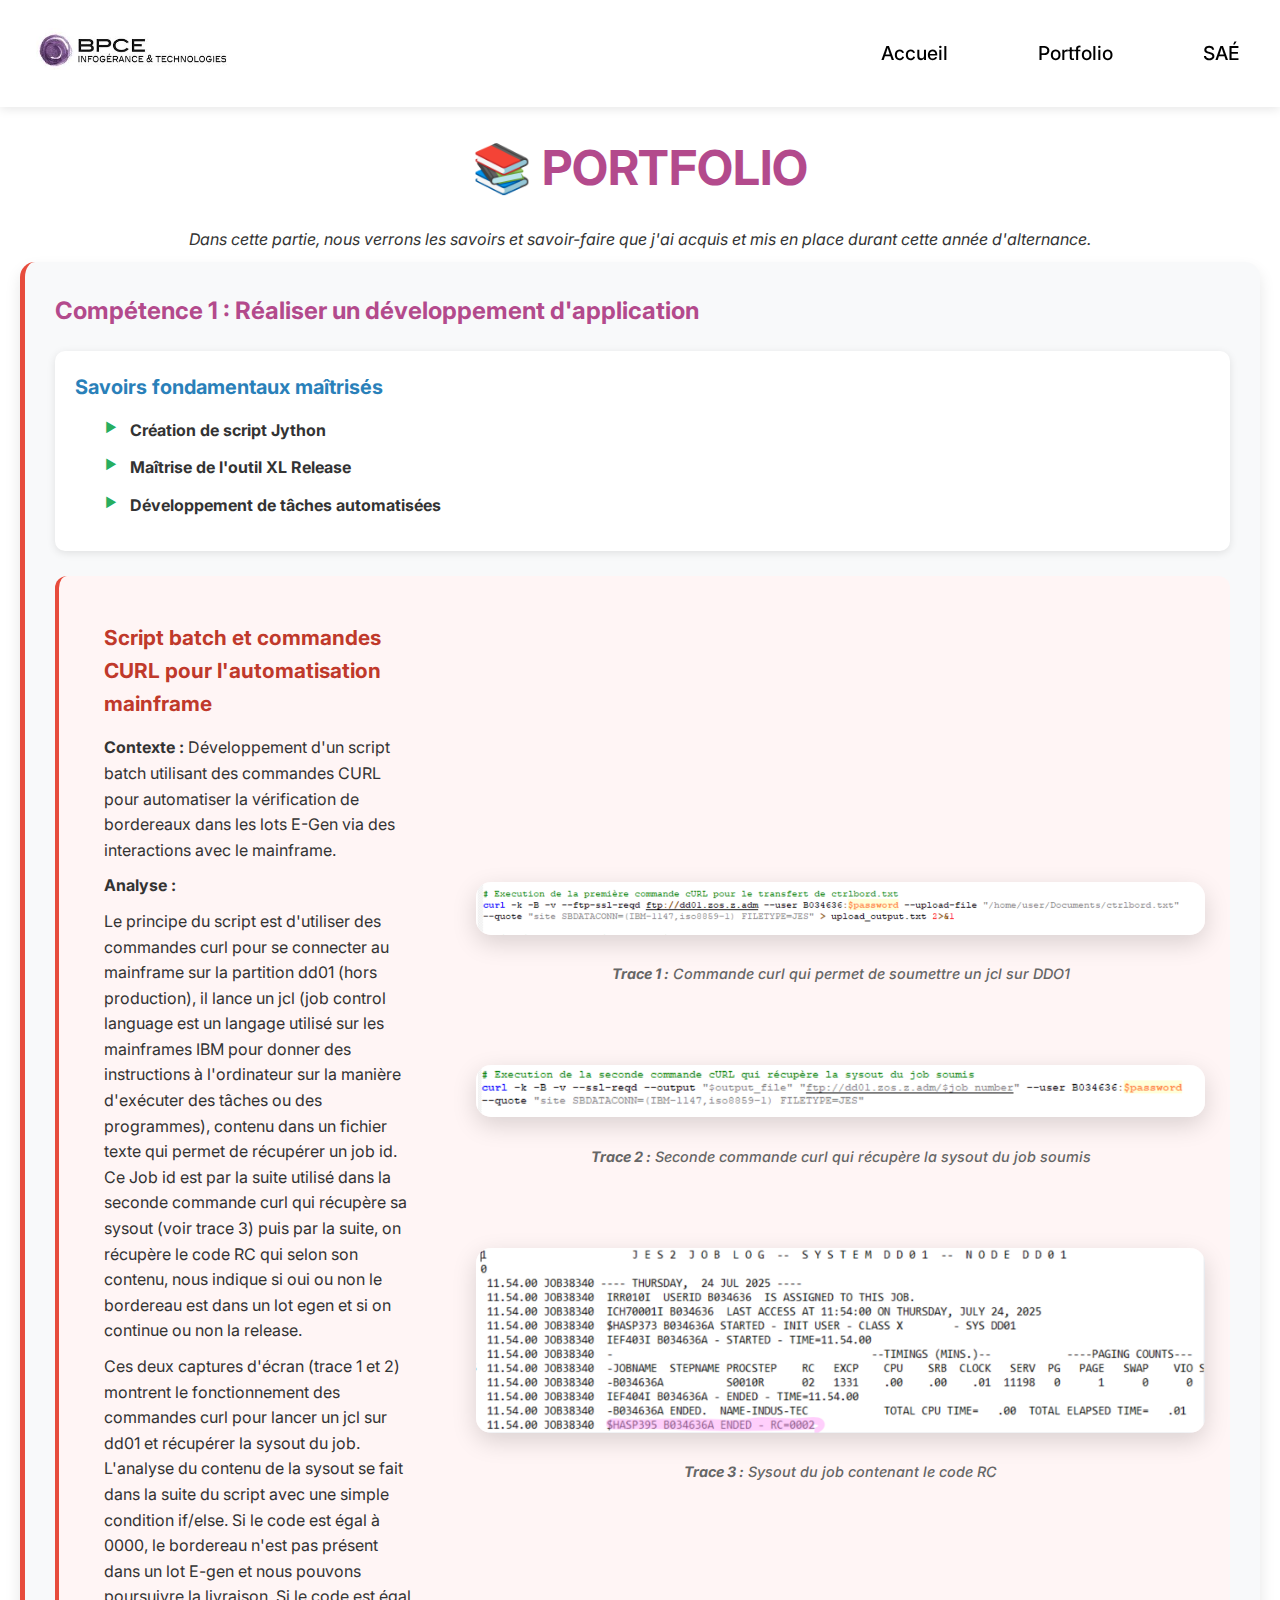
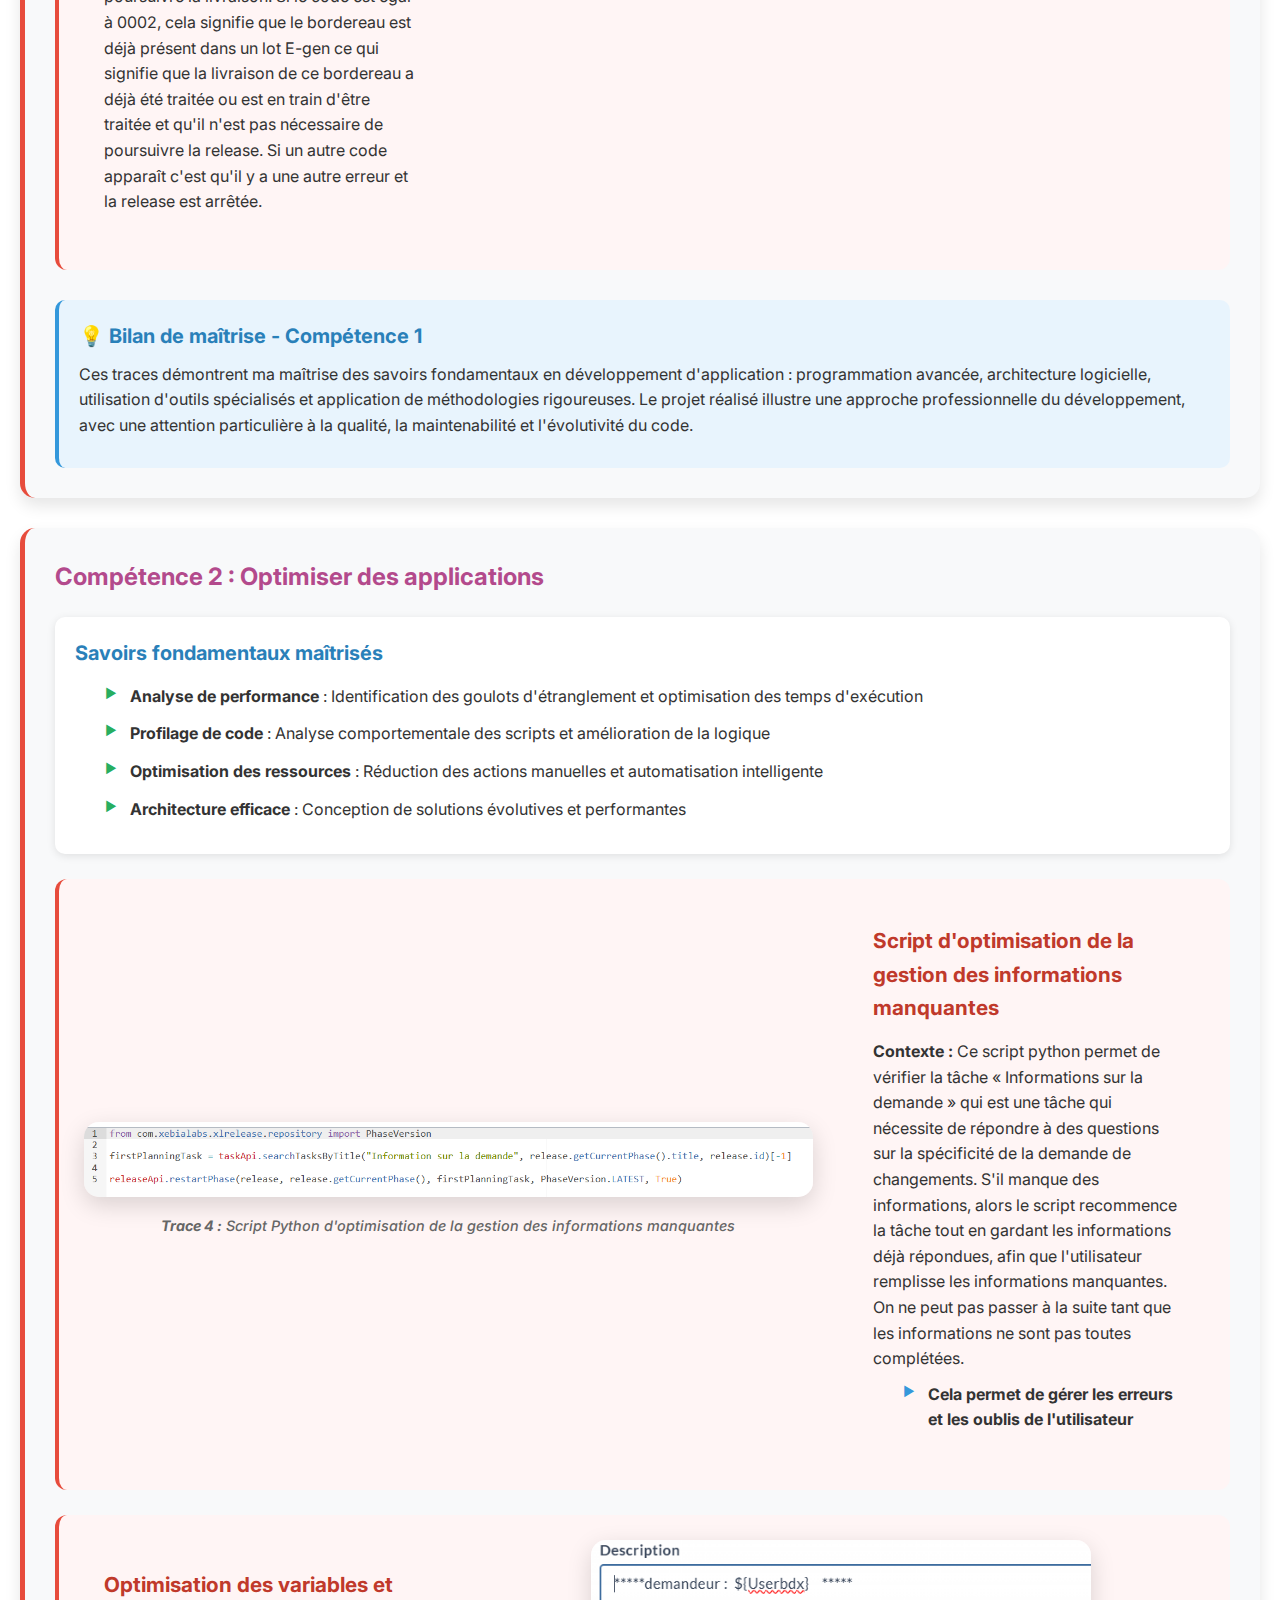
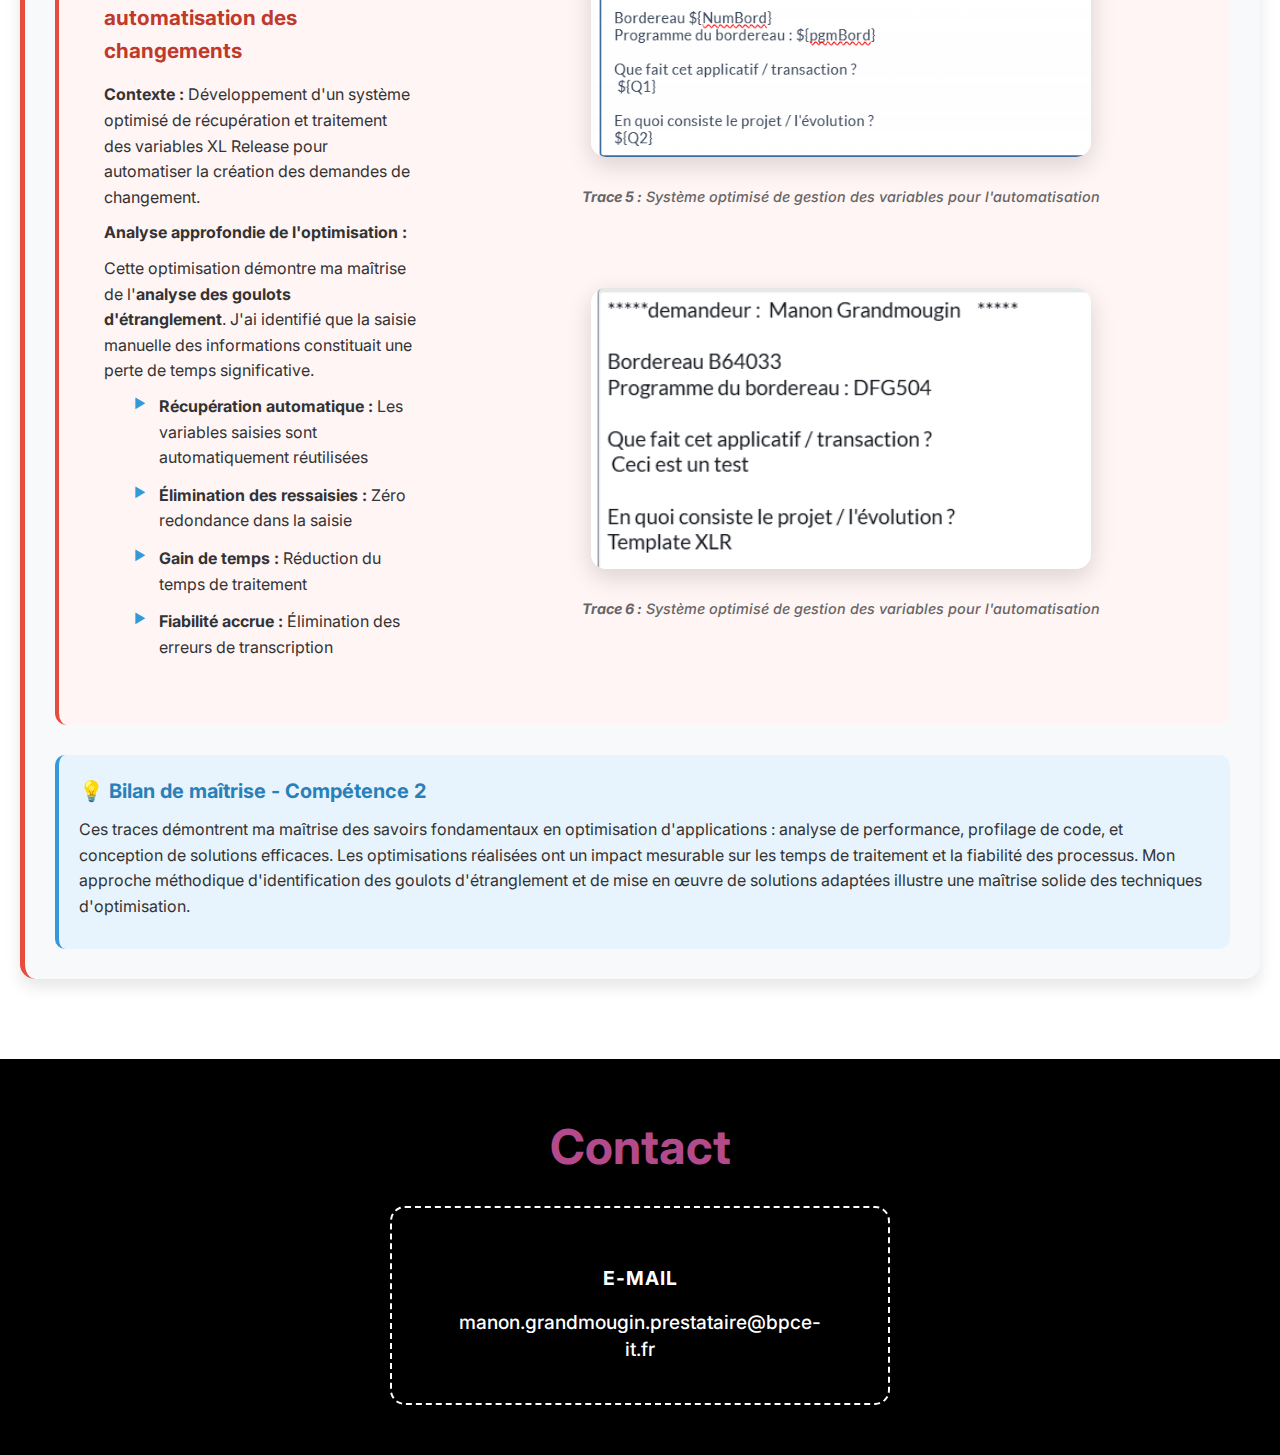
<file: portfolio.html>
<!DOCTYPE html>
<html lang="fr">
<head>
    <meta charset="UTF-8">
    <meta name="viewport" content="width=device-width, initial-scale=1.0">
    <title>Portfolio - Analyses Approfondies</title>
    <link rel="stylesheet" href="styles/style.css" type="text/css">
</head>
<body>
    <header>
        <div class="boxed">
            <div class="flex aligncenter space-between">
                <a href="index.html" class="header-logo">
                    <img src="img/logo.jpeg">
                </a>
                <ul class="header-menu">
                    <li><a href="index.html">Accueil</a></li>
                    <li><a href="portfolio.html">Portfolio</a></li>
                    <li><a href="sae.html">SAÉ</a></li>
                </ul>
            </div>
        </div>
    </header>
    <div class="main-content">
        <div class="section">
            <div class="boxed text-center">
                <h2>📚 PORTFOLIO</h2>
                <p><em>Dans cette partie, nous verrons les savoirs et savoir-faire que j'ai acquis et mis en place durant cette année d'alternance.</em></p>
            </div>
            
            <!-- Compétence 1 -->
            <div class="card portfolio-card" id="competence-1">
                <h3>Compétence 1 : Réaliser un développement d'application</h3>
                
                <div class="ac-section">
                    <h4>Savoirs fondamentaux maîtrisés</h4>
                    <ul>
                        <li><strong>Création de script Jython</strong></li>
                        <li><strong>Maîtrise de l'outil XL Release</strong></li>
                        <li><strong>Développement de tâches automatisées</strong></li>
                    </ul>
                </div>

                <div class="trace-section zigzag-right">
                    <div class="zigzag-content">
                        <div class="zigzag-image">
                            <div class="double-images-vertical">
                                <div class="image-group">
                                    <img src="img/commandeCurl1.png">

                                    <p class="legend"><strong>Trace 1 :</strong> Commande curl qui permet de soumettre un jcl sur DDO1</p>
                                </div>
                                <div class="image-group">
                                    <img src="img/commandeCurl2.png">

                                    <p class="legend"><strong>Trace 2 :</strong> Seconde commande curl qui récupère la sysout du job soumis</p>
                                </div>
                                
                                <div class="image-group">
                                    <img src="img/trace2.png" alt="Interface admin">
                                    <p class="legend"><strong>Trace 3 :</strong> Sysout du job contenant le code RC</p>
                                </div>
                            </div>
                        </div>
                        <div class="zigzag-text">
                            <h4>Script batch et commandes CURL pour l'automatisation mainframe</h4>
                            <p><strong>Contexte :</strong> Développement d'un script batch utilisant des commandes CURL pour automatiser la vérification de bordereaux dans les lots E-Gen via des interactions avec le mainframe.</p>
                            
                            <p><strong>Analyse :</strong></p>
                            <p>Le principe du script est d'utiliser des commandes curl pour se connecter au mainframe sur la partition dd01 (hors production), il lance un jcl (job control language est un langage utilisé sur les mainframes IBM pour donner des instructions à l'ordinateur sur la manière d'exécuter des tâches ou des programmes), contenu dans un fichier texte qui permet de récupérer un job id. Ce Job id est par la suite utilisé dans la seconde commande curl qui récupère sa sysout (voir trace 3) puis par la suite, on récupère le code RC qui selon son contenu, nous indique si oui ou non le bordereau est dans un lot egen et si on continue ou non la release.</p>
                            <p>Ces deux captures d'écran (trace 1 et 2) montrent le fonctionnement des commandes curl pour lancer un jcl sur dd01 et récupérer la sysout du job. L'analyse du contenu de la sysout se fait dans la suite du script avec une simple condition if/else. Si le code est égal à 0000, le bordereau n'est pas présent dans un lot E-gen et nous pouvons poursuivre la livraison. Si le code est égal à 0002, cela signifie que le bordereau est déjà présent dans un lot E-gen ce qui signifie que la livraison de ce bordereau a déjà été traitée ou est en train d'être traitée et qu'il n'est pas nécessaire de poursuivre la release. Si un autre code apparaît c'est qu'il y a une autre erreur et la release est arrêtée.</p>
                            
                        </div>
                    </div>
                </div>

                <div class="competence-bilan">
                    <h4>💡 Bilan de maîtrise - Compétence 1</h4>
                    <p>Ces traces démontrent ma maîtrise des savoirs fondamentaux en développement d'application : programmation avancée, architecture logicielle, utilisation d'outils spécialisés et application de méthodologies rigoureuses. Le projet réalisé illustre une approche professionnelle du développement, avec une attention particulière à la qualité, la maintenabilité et l'évolutivité du code.</p>
                </div>
            </div>

            <!-- Compétence 2 -->
            <div class="card portfolio-card" id="competence-2">
                <h3>Compétence 2 : Optimiser des applications</h3>
                
                <div class="ac-section">
                    <h4>Savoirs fondamentaux maîtrisés</h4>
                    <ul>
                        <li><strong>Analyse de performance</strong> : Identification des goulots d'étranglement et optimisation des temps d'exécution</li>
                        <li><strong>Profilage de code</strong> : Analyse comportementale des scripts et amélioration de la logique</li>
                        <li><strong>Optimisation des ressources</strong> : Réduction des actions manuelles et automatisation intelligente</li>
                        <li><strong>Architecture efficace</strong> : Conception de solutions évolutives et performantes</li>
                    </ul>
                </div>

                <div class="trace-section zigzag-left">
                    <div class="zigzag-content">
                        <div class="zigzag-image">
                            <img src="img/trace3.png" alt="Script d'optimisation">
                            <p class="legend"><strong>Trace 4 :</strong> Script Python d'optimisation de la gestion des informations manquantes</p>
                        </div>
                        <div class="zigzag-text">
                            <h4>Script d'optimisation de la gestion des informations manquantes</h4>
                            <p><strong>Contexte :</strong> Ce script python permet de vérifier la tâche « Informations sur la demande » qui est une tâche qui nécessite de répondre à des questions sur la spécificité de la demande de changements.
                                S'il manque des informations, alors le script recommence la tâche tout en gardant les informations déjà répondues, afin que l'utilisateur remplisse les informations manquantes. On ne peut pas passer à la suite tant que les informations ne sont pas toutes complétées.</p>
                            
                            <ul>
                                <li><strong>Cela permet de gérer les erreurs et les oublis de l'utilisateur</strong></li>
                            </ul>
                        </div>
                    </div>
                </div>

                <div class="trace-section zigzag-right">
                    <div class="zigzag-content">
                        <div class="zigzag-image">
                            <div class="double-images-vertical">
                                <div class="image-group">
                                    <img src="img/variable.png" style="width: 500px; height: auto;">
                                    <p class="legend"><strong>Trace 5 :</strong> Système optimisé de gestion des variables pour l'automatisation</p>
                                </div>
                                <div class="image-group">
                                    <img src="img/variableComplet.png" style="width: 500px; height: auto;">
                                    <p class="legend"><strong>Trace 6 :</strong> Système optimisé de gestion des variables pour l'automatisation</p>              
                                </div>
                            </div>
                        </div>
                        <div class="zigzag-text">
                            <h4>Optimisation des variables et automatisation des changements</h4>
                            <p><strong>Contexte :</strong> Développement d'un système optimisé de récupération et traitement des variables XL Release pour automatiser la création des demandes de changement.</p>
                            
                            <p><strong>Analyse approfondie de l'optimisation :</strong></p>
                            <p>Cette optimisation démontre ma maîtrise de l'<strong>analyse des goulots d'étranglement</strong>. J'ai identifié que la saisie manuelle des informations constituait une perte de temps significative.</p>
                            
                            <ul>
                                <li><strong>Récupération automatique :</strong> Les variables saisies sont automatiquement réutilisées</li>
                                <li><strong>Élimination des ressaisies :</strong> Zéro redondance dans la saisie</li>
                                <li><strong>Gain de temps :</strong> Réduction du temps de traitement</li>
                                <li><strong>Fiabilité accrue :</strong> Élimination des erreurs de transcription</li>
                            </ul>
                        </div>
                    </div>
                </div>

                <div class="competence-bilan">
                    <h4>💡 Bilan de maîtrise - Compétence 2</h4>
                    <p>Ces traces démontrent ma maîtrise des savoirs fondamentaux en optimisation d'applications : analyse de performance, profilage de code, et conception de solutions efficaces. Les optimisations réalisées ont un impact mesurable sur les temps de traitement et la fiabilité des processus. Mon approche méthodique d'identification des goulots d'étranglement et de mise en œuvre de solutions adaptées illustre une maîtrise solide des techniques d'optimisation.</p>
                </div>
            </div>
        </div>
    </div>

    <div class="section dark">
        <div class="boxed text-center">
            <h2>Contact</h2>
            <div class="flex space-between">
                <div class="w32 contact">
                    <span class="label">E-mail</span>
                    <span class="value">manon.grandmougin.prestataire@bpce-it.fr</span>
                </div>
            </div>
        </div>
    </div>
</body>
</html>
</file>
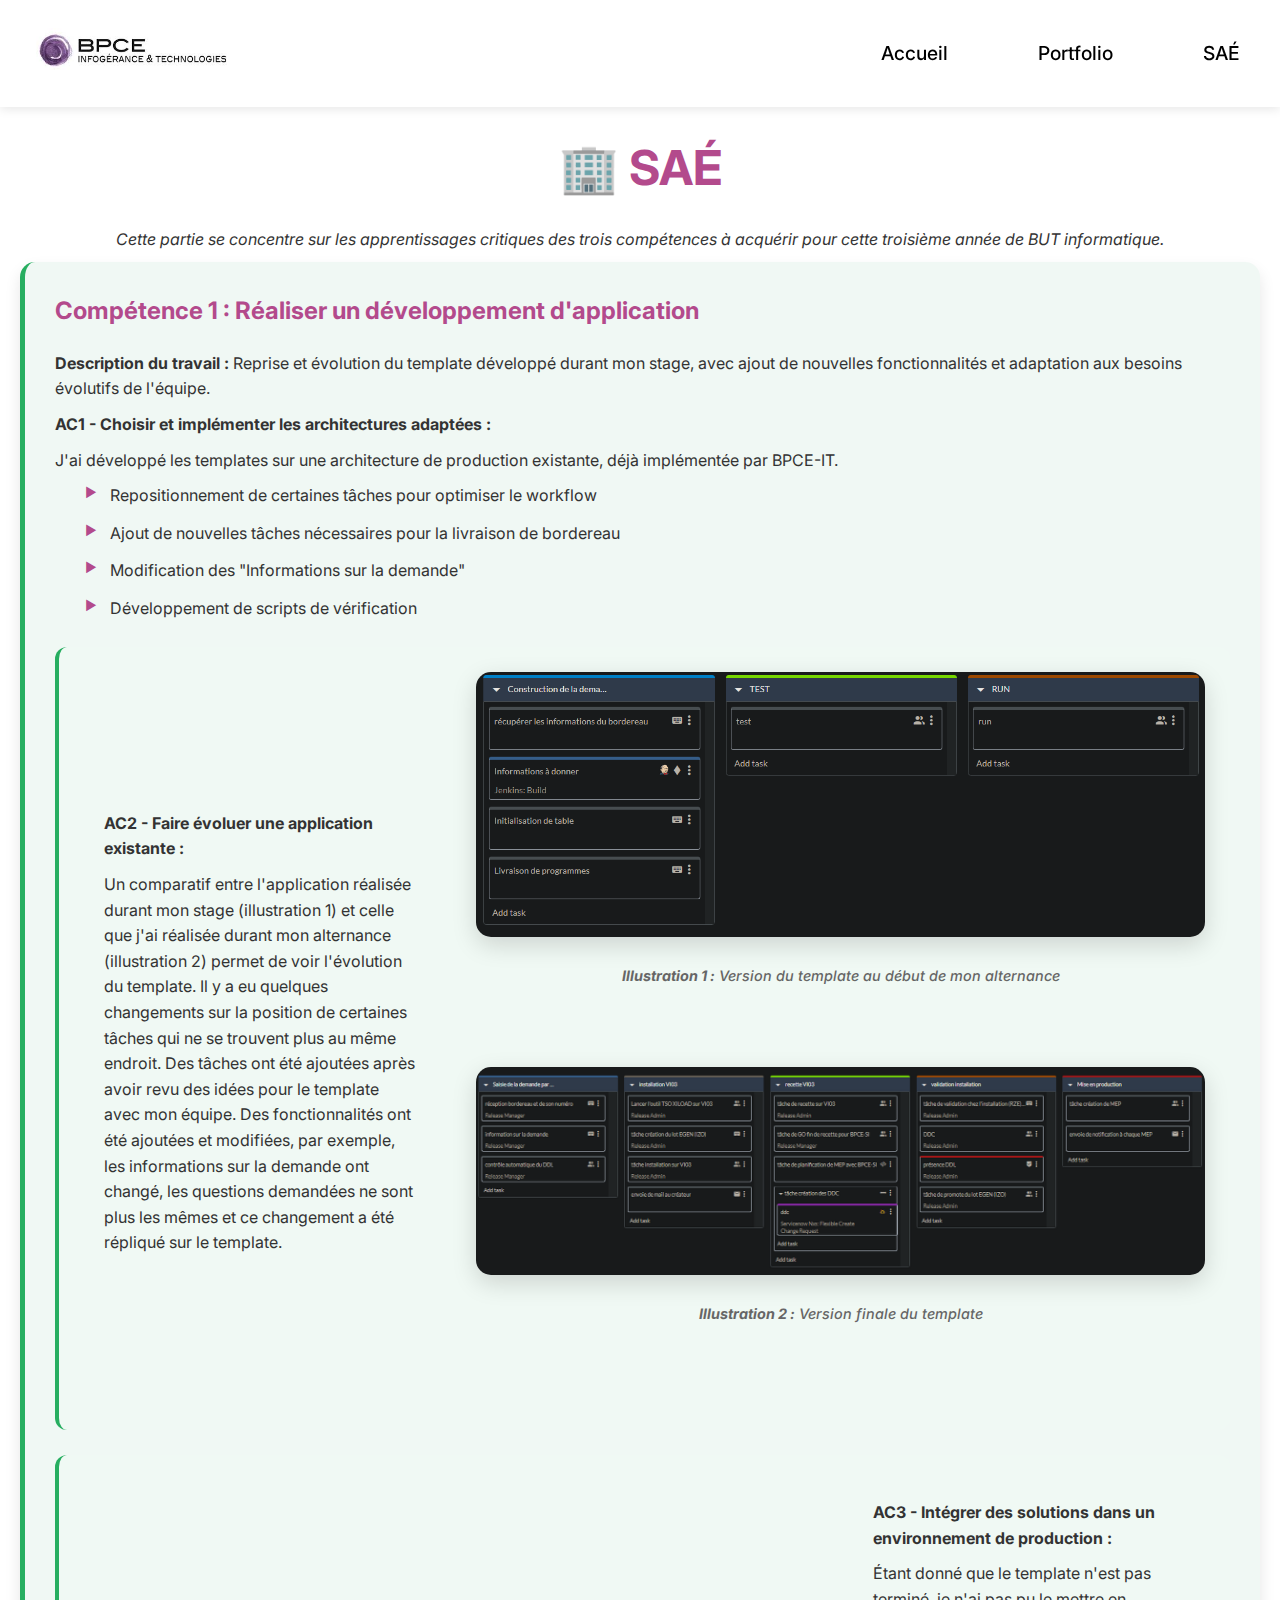
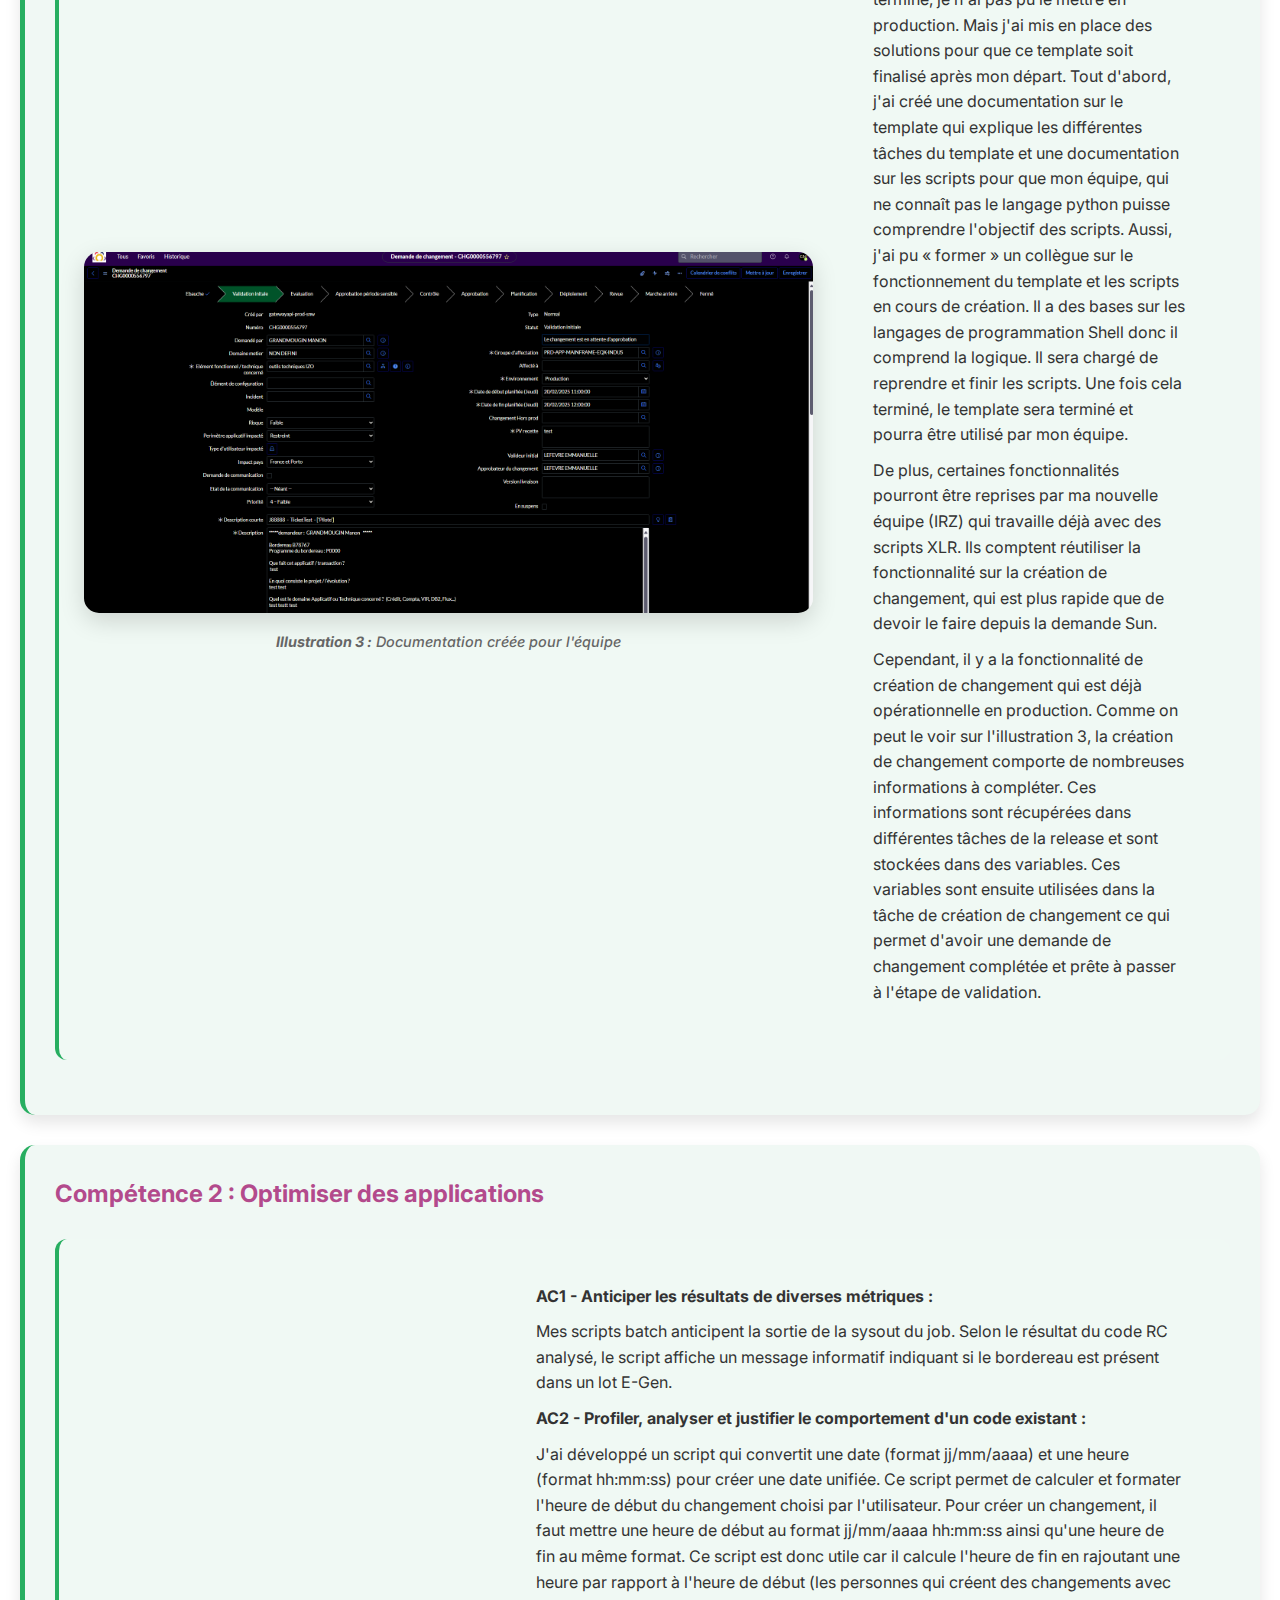
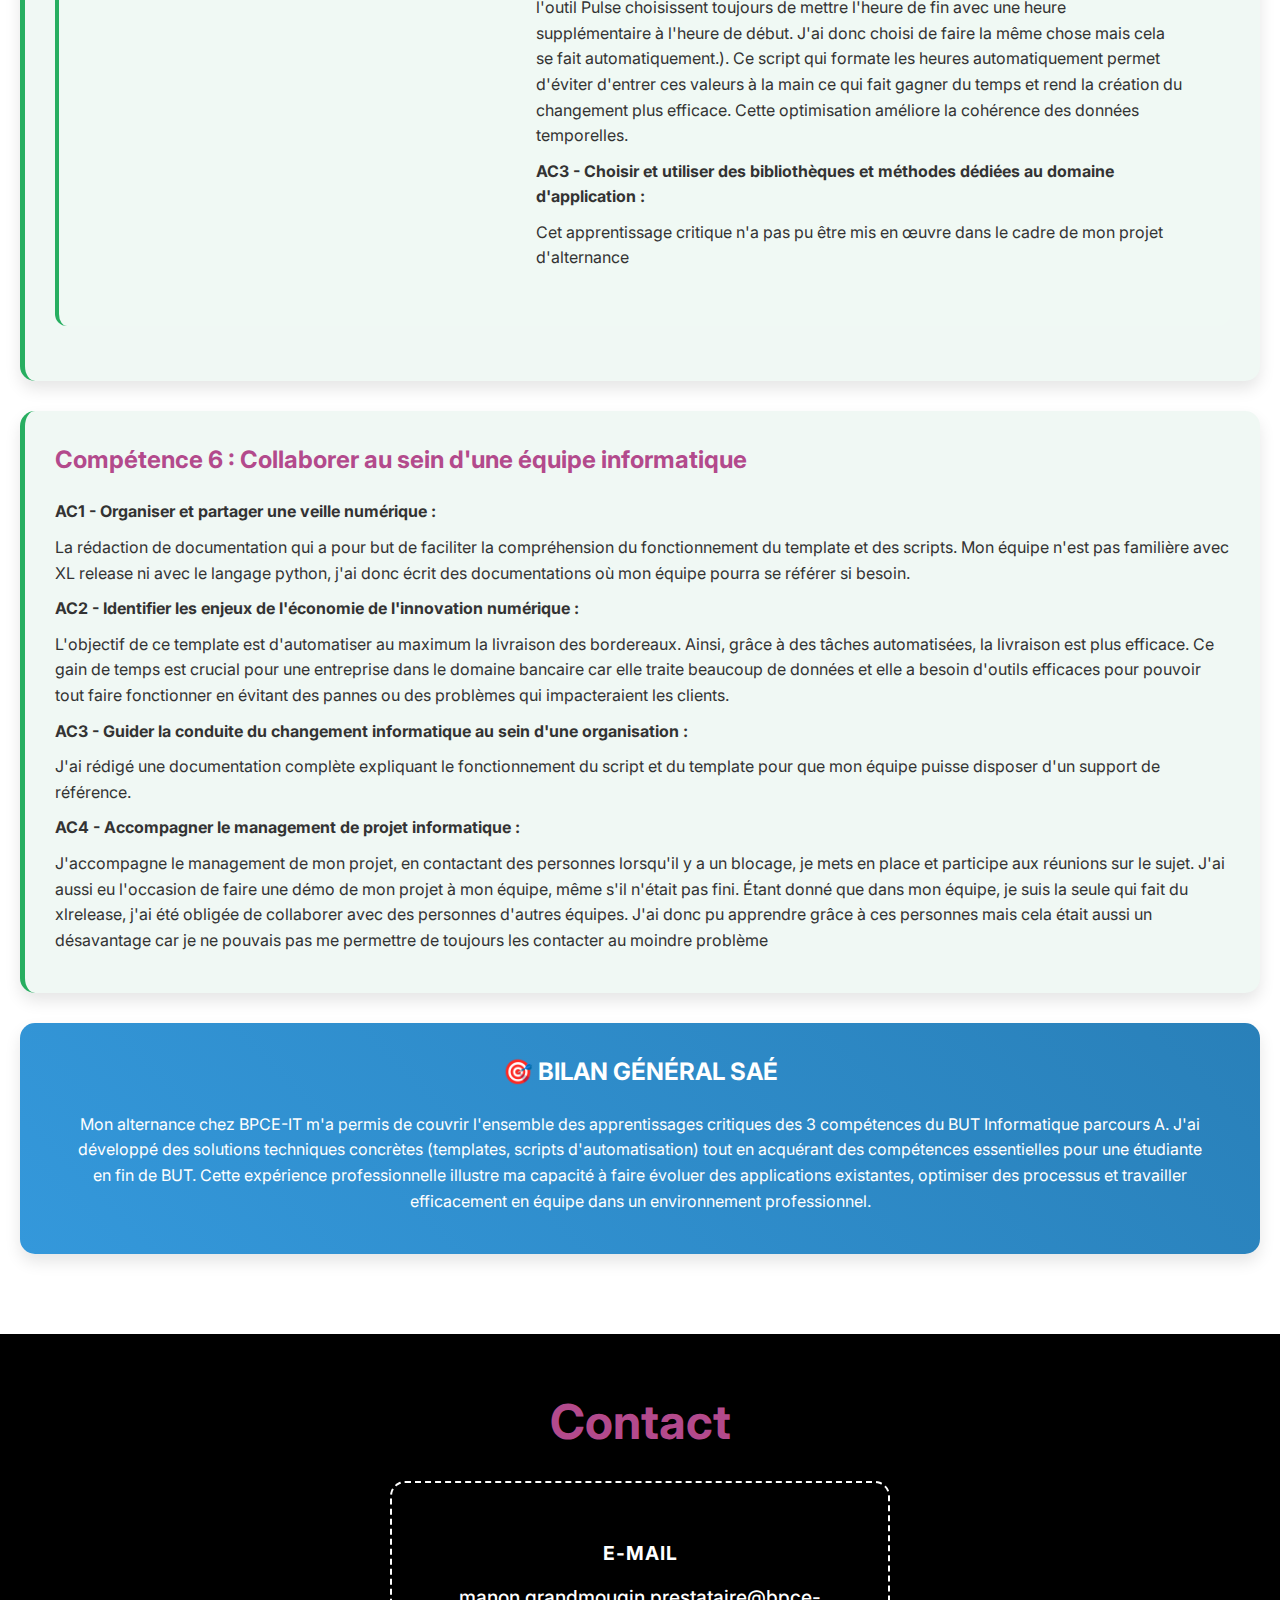
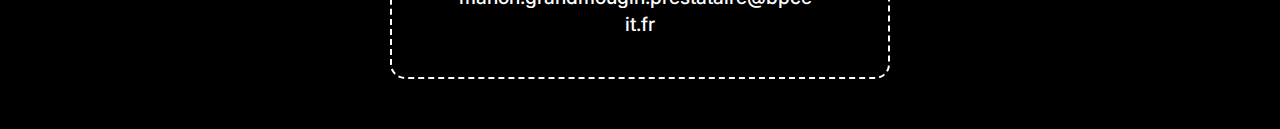
<file: sae.html>
<!DOCTYPE html>
<html lang="fr">
<head>
    <meta charset="UTF-8">
    <meta name="viewport" content="width=device-width, initial-scale=1.0">
    <title>SAÉ - Travail d'Alternance</title>
    <link rel="stylesheet" href="styles/style.css" type="text/css">
</head>
<body>
    <header>
        <div class="boxed">
            <div class="flex aligncenter space-between">
                <a href="index.html" class="header-logo">
                    <img src="img/logo.jpeg">
                </a>
                <ul class="header-menu">
                    <li><a href="index.html">Accueil</a></li>
                    <li><a href="portfolio.html">Portfolio</a></li>
                    <li><a href="sae.html">SAÉ</a></li>
                </ul>
            </div>
        </div>
    </header>
    <div class="main-content">
        <div class="section">
            <div class="boxed text-center">
                <h2>🏢 SAÉ</h2>
                <p><em>Cette partie se concentre sur les apprentissages critiques des trois compétences à acquérir pour cette troisième année de BUT informatique.</em></p>
            </div>

            <!-- Compétence 1 -->
            <div class="card sae-card">
                <h3>Compétence 1 : Réaliser un développement d'application</h3>
                
                
                    <p><strong>Description du travail :</strong> Reprise et évolution du template développé durant mon stage, avec ajout de nouvelles fonctionnalités et adaptation aux besoins évolutifs de l'équipe.</p>
                    
                    <p><strong>AC1 - Choisir et implémenter les architectures adaptées :</strong></p>
                    <p>J'ai développé les templates sur une architecture de production existante, déjà implémentée par BPCE-IT.</p>
                    
                    <ul>
                        <li>Repositionnement de certaines tâches pour optimiser le workflow</li>
                        <li>Ajout de nouvelles tâches nécessaires pour la livraison de bordereau</li>
                        <li>Modification des "Informations sur la demande"</li>
                        <li>Développement de scripts de vérification</li>
                    </ul>

                <div class="illustration-section zigzag-right">
                    <div class="zigzag-content">
                        <div class="zigzag-image">
                            <div class="image-group">
                                <img src="img/avantTemplate.png" alt="Interface utilisateur">
                                <p class="legend"><strong>Illustration 1 :</strong> Version du template au début de mon alternance</p>
                            </div>
                            
                            <div class="image-group">
                                <img src="img/apresTemplate.png" alt="Interface admin">
                                <p class="legend"><strong>Illustration 2 :</strong> Version finale du template</p>
                            </div>
                        </div>
                        <div class="zigzag-text">
                            <p><strong>AC2 - Faire évoluer une application existante :</strong></p>
                            <p>Un comparatif entre l'application réalisée durant mon stage (illustration 1) et celle que j'ai réalisée durant mon alternance (illustration 2) permet de voir l'évolution du template. Il y a eu quelques changements sur la position de certaines tâches qui ne se trouvent plus au même endroit. Des tâches ont été ajoutées après avoir revu des idées pour le template avec mon équipe. Des fonctionnalités ont été ajoutées et modifiées, par exemple, les informations sur la demande ont changé, les questions demandées ne sont plus les mêmes et ce changement a été répliqué sur le template.</p>
                        </div>
                    </div>
                </div>
                <div class="illustration-section zigzag-left">
                    <div class="zigzag-content">
                        <div class="zigzag-image">
                            <img src="img/DDC.png" alt="Demande de changement">
                            <p class="legend"><strong>Illustration 3 :</strong> Documentation créée pour l'équipe</p>
                        </div>
                        <div class="zigzag-text">
                            <p><strong>AC3 - Intégrer des solutions dans un environnement de production :</strong></p>
                            <p>Étant donné que le template n'est pas terminé, je n'ai pas pu le mettre en production. Mais j'ai mis en place des solutions pour que ce template soit finalisé après mon départ. Tout d'abord, j'ai créé une documentation sur le template qui explique les différentes tâches du template et une documentation sur les scripts pour que mon équipe, qui ne connaît pas le langage python puisse comprendre l'objectif des scripts. Aussi, j'ai pu « former » un collègue sur le fonctionnement du template et les scripts en cours de création. Il a des bases sur les langages de programmation Shell donc il comprend la logique. Il sera chargé de reprendre et finir les scripts. Une fois cela terminé, le template sera terminé et pourra être utilisé par mon équipe.</p>
                            <p>De plus, certaines fonctionnalités pourront être reprises par ma nouvelle équipe (IRZ) qui travaille déjà avec des scripts XLR. Ils comptent réutiliser la fonctionnalité sur la création de changement, qui est plus rapide que de devoir le faire depuis la demande Sun.</p>
                            <p>Cependant, il y a la fonctionnalité de création de changement qui est déjà opérationnelle en production. Comme on peut le voir sur l'illustration 3, la création de changement comporte de nombreuses informations à compléter. Ces informations sont récupérées dans différentes tâches de la release et sont stockées dans des variables. Ces variables sont ensuite utilisées dans la tâche de création de changement ce qui permet d'avoir une demande de changement complétée et prête à passer à l'étape de validation.</p> 
                        </div>
                    </div>
                </div>
            </div>

            <!-- Compétence 2 -->
            <div class="card sae-card">
                <h3>Compétence 2 : Optimiser des applications</h3>
                
                <div class="illustration-section zigzag-right">
                    <div class="zigzag-content">

                        <div class="zigzag-text">                            
                            <p><strong>AC1 - Anticiper les résultats de diverses métriques :</strong></p>
                            <p>Mes scripts batch anticipent la sortie de la sysout du job. Selon le résultat du code RC analysé, le script affiche un message informatif indiquant si le bordereau est présent dans un lot E-Gen.</p>
                            
                            <p><strong>AC2 - Profiler, analyser et justifier le comportement d'un code existant :</strong></p>
                            <p>J'ai développé un script qui convertit une date (format jj/mm/aaaa) et une heure (format hh:mm:ss) pour créer une date unifiée. Ce script permet de calculer et formater l'heure de début du changement choisi par l'utilisateur. Pour créer un changement, il faut mettre une heure de début au format jj/mm/aaaa hh:mm:ss ainsi qu'une heure de fin au même format. Ce script est donc utile car il calcule l'heure de fin en rajoutant une heure par rapport à l'heure de début (les personnes qui créent des changements avec l'outil Pulse choisissent toujours de mettre l'heure de fin avec une heure supplémentaire à l'heure de début. J'ai donc choisi de faire la même chose mais cela se fait automatiquement.). Ce script qui formate les heures automatiquement permet d'éviter d'entrer ces valeurs à la main ce qui fait gagner du temps et rend la création du changement plus efficace. Cette optimisation améliore la cohérence des données temporelles.</p>
                        
                            <p><strong>AC3 - Choisir et utiliser des bibliothèques et méthodes dédiées au domaine d'application :</strong></p>
                            <p>Cet apprentissage critique n'a pas pu être mis en œuvre dans le cadre de mon projet d'alternance</p>
                        </div>
                    </div>
                </div>
            </div>

            <!-- Compétence 6 -->
            <div class="card sae-card">
                <h3>Compétence 6 : Collaborer au sein d'une équipe informatique</h3>
                            
                <p><strong>AC1 - Organiser et partager une veille numérique :</strong></p>
                <p>La rédaction de documentation qui a pour but de faciliter la compréhension du fonctionnement du template et des scripts. Mon équipe n'est pas familière avec XL release ni avec le langage python, j'ai donc écrit des documentations où mon équipe pourra se référer si besoin.</p>
                
                <p><strong>AC2 - Identifier les enjeux de l'économie de l'innovation numérique :</strong></p>
                <p>L'objectif de ce template est d'automatiser au maximum la livraison des bordereaux. Ainsi, grâce à des tâches automatisées, la livraison est plus efficace. Ce gain de temps est crucial pour une entreprise dans le domaine bancaire car elle traite beaucoup de données et elle a besoin d'outils efficaces pour pouvoir tout faire fonctionner en évitant des pannes ou des problèmes qui impacteraient les clients.</p>

                <p><strong>AC3 - Guider la conduite du changement informatique au sein d'une organisation :</strong></p>
                <p>J'ai rédigé une documentation complète expliquant le fonctionnement du script et du template pour que mon équipe puisse disposer d'un support de référence.</p>
                
                <p><strong>AC4 - Accompagner le management de projet informatique :</strong></p>
                <p>J'accompagne le management de mon projet, en contactant des personnes lorsqu'il y a un blocage, je mets en place et participe aux réunions sur le sujet. J'ai aussi eu l'occasion de faire une démo de mon projet à mon équipe, même s'il n'était pas fini.  
                    Étant donné que dans mon équipe, je suis la seule qui fait du xlrelease, j'ai été obligée de collaborer avec des personnes d'autres équipes. J'ai donc pu apprendre grâce à ces personnes mais cela était aussi un désavantage car je ne pouvais pas me permettre de toujours les contacter au moindre problème</p>
            </div>

            <!-- Bilan général -->
            <div class="card bilan-card">
                <div class="boxed text-center">
                    <h3>🎯 BILAN GÉNÉRAL SAÉ</h3>
                    <p>Mon alternance chez BPCE-IT m'a permis de couvrir l'ensemble des apprentissages critiques des 3 compétences du BUT Informatique parcours A. J'ai développé des solutions techniques concrètes (templates, scripts d'automatisation) tout en acquérant des compétences essentielles pour une étudiante en fin de BUT. Cette expérience professionnelle illustre ma capacité à faire évoluer des applications existantes, optimiser des processus et travailler efficacement en équipe dans un environnement professionnel.</p>       
                </div>
            </div>
        </div>
    </div>

    <div class="section dark">
        <div class="boxed text-center">
            <h2>Contact</h2>
            <div class="flex space-between">
                <div class="w32 contact">
                    <span class="label">E-mail</span>
                    <span class="value">manon.grandmougin.prestataire@bpce-it.fr</span>
                </div>
            </div>
        </div>
    </div>
</body>
</html>
</file>
<file: styles/style.css>
@import url('https://fonts.googleapis.com/css2?family=Inter:wght@100..900&display=swap');

* {
    margin: 0;
    padding: 0;
    box-sizing: border-box;
}

body {
    font-family: "Inter", sans-serif;
    line-height: 1.6;
    color: #333;
}

/* Layout général */
.section {
    padding: 50px 20px;
}

.boxed {
    max-width: 1280px;
    margin: 0 auto;
    padding: 0 20px;
}

.flex {
    display: flex;
    justify-content: center;
}

.aligncenter {
    align-items: center;
}

.space-between {
    justify-content: space-between;
}

.text-center {
    text-align: center;
}

.dark {
    background: #000;
    color: white;
}

.gap20 {
    gap: 20px;
}

/* Typography */
h1 {
    color: white;
    font-size: 3rem;
    margin-bottom: 20px;
}

h2 {
    font-size: 3rem;
    margin-bottom: 20px;
    color: #B34A8C;
}

h3 {
    font-size: 1.5rem;
    margin-bottom: 15px;
}

h4 {
    color: #B34A8C;
    font-size: 1.25rem;
    margin-bottom: 10px;
}

p {
    font-size: 1rem;
    line-height: 1.6;
    margin-bottom: 10px;
}

ul {
    margin: 10px 0 10px 30px;
}

li {
    margin: 8px 0;
}

/* Header */
header {
    position: fixed;
    top: 0;
    left: 0;
    width: 100%;
    background: white;
    z-index: 999;
    padding-block: 10px;
    box-shadow: 0 2px 10px rgba(0, 0, 0, 0.1);
}

.header-logo img {
    height: 60px;
    width: auto;
}

.header-menu {
    display: flex;
    align-items: center;
    list-style: none;
    gap: 50px;
}

.header-menu li a {
    text-decoration: none;
    color: #000;
    padding: 10px 20px;
    display: block;
    transition: color 0.3s ease;
    font-size: 1.2rem;
    font-weight: 500;
}

.header-menu li a:hover {
    color: #B34A8C;
}

.main-content {
    padding-top: 80px;
}

/* Cards */
.card {
    background: #ffb3c1;
    padding: 30px;
    margin-bottom: 30px;
    border-radius: 15px;
    box-shadow: 0 8px 16px rgba(0, 0, 0, 0.1);
    transition: transform 0.3s ease, box-shadow 0.3s ease;
}

.card:hover {
    transform: translateY(-5px);
    box-shadow: 0 12px 24px rgba(0, 0, 0, 0.15);
}

.card h3 {
    color: #B34A8C;
    margin-bottom: 20px;
}

/* Cards spécialisées */
.highlight-intro {
    background: linear-gradient(135deg, #667eea 0%, #764ba2 100%);
    color: white;
}

.highlight-intro h3 {
    color: white;
}

.portfolio-card {
    border-left: 5px solid #e74c3c;
    background: #f8f9fa;
}

.sae-card {
    border-left: 5px solid #27ae60;
    background: #f0f8f4;
}

.bilan-card {
    background: linear-gradient(45deg, #3498db, #2980b9);
    color: white;
}

.bilan-card h3 {
    color: white;
}

/* Sections spécialisées */
.ac-section {
    background: white;
    padding: 20px;
    border-radius: 10px;
    margin-bottom: 20px;
    box-shadow: 0 2px 8px rgba(0, 0, 0, 0.1);
}

.ac-section h4 {
    color: #2980b9;
    margin-bottom: 15px;
}

.trace-section {
    background: #fff5f5;
    padding: 25px;
    border-radius: 12px;
    margin: 25px 0;
    border-left: 4px solid #e74c3c;
}

.trace-section h4 {
    color: #c0392b;
    font-size: 1.3rem;
    margin-bottom: 15px;
}

.illustration-section {
    background: #f0f9f4;
    padding: 25px;
    border-radius: 12px;
    margin: 25px 0;
    border-left: 4px solid #27ae60;
}

.illustration-section h4 {
    color: #229954;
    font-size: 1.3rem;
    margin-bottom: 15px;
}

.competence-bilan {
    background: #e8f4fd;
    padding: 20px;
    border-radius: 10px;
    margin-top: 30px;
    border-left: 4px solid #3498db;
}

.competence-bilan h4 {
    color: #2980b9;
}

/* Styles zigzag */
.zigzag-left .zigzag-content {
    display: flex;
    align-items: center;
    gap: 40px;
    min-height: 400px;
    flex-direction: row; /* Image à gauche, texte à droite */
}

.zigzag-right .zigzag-content {
    display: flex;
    align-items: center;
    gap: 40px;
    min-height: 400px;
    flex-direction: row-reverse; /* Image à droite, texte à gauche */
}

.zigzag-text {
    flex: 0.6;
    padding: 20px;
}

.zigzag-image {
    flex: 1.4;
    text-align: center;
}

.zigzag-image img {
    width: 100%;
    max-width: 900px;
    height: auto;
    border-radius: 15px;
    box-shadow: 0 8px 25px rgba(0, 0, 0, 0.15);
    transition: all 0.3s ease;
}

/* Images de code plus grandes */
.zigzag-image img[src*="script"] {
    max-width: 1000px !important;
    width: 100% !important;
}

.zigzag-image img:hover {
    transform: scale(1.05);
    box-shadow: 0 12px 35px rgba(0, 0, 0, 0.2);
}

.zigzag-double-image {
    display: flex;
    flex-direction: column;
    gap: 15px;
}

.zigzag-double-image img {
    width: 100%;
    max-width: 400px;
    height: 200px;
    object-fit: cover;
    border-radius: 12px;
    box-shadow: 0 6px 20px rgba(0, 0, 0, 0.1);
}

/* Navigation et liens */
.skill {
    background: #f8f9fa;
    border-radius: 15px;
    padding: 30px;
    text-decoration: none;
    color: inherit;
    transition: all 0.3s ease;
    border: 2px solid transparent;
}

.skill:hover {
    transform: translateY(-10px);
    box-shadow: 0 15px 30px rgba(0, 0, 0, 0.2);
    border-color: #3498db;
}

.skill img {
    max-width: 100%;
    height: 200px;
    object-fit: cover;
    border-radius: 10px;
    margin-bottom: 15px;
}

.skill h4 {
    color: #2c3e50;
    margin-bottom: 10px;
}

.skill p {
    color: #7f8c8d;
    font-size: 0.9rem;
}

.link-button {
    background: linear-gradient(45deg, #3498db, #2980b9);
    color: white;
    padding: 12px 25px;
    text-decoration: none;
    border-radius: 25px;
    transition: all 0.3s ease;
    font-weight: 500;
    display: inline-block;
    margin: 5px;
}

.link-button:hover {
    background: linear-gradient(45deg, #2980b9, #1f618d);
    transform: translateY(-2px);
    box-shadow: 0 5px 15px rgba(52, 152, 219, 0.4);
}

/* Images */
.image-container {
    display: flex;
    justify-content: center;
    gap: 20px;
    margin: 30px 0;
    flex-wrap: wrap;
}

.image-card {
    flex: 1;
    max-width: 500px;
    text-align: center;
}

.image-card img {
    width: 100%;
    height: 300px;
    border-radius: 12px;
    box-shadow: 0 6px 20px rgba(0, 0, 0, 0.15);
    object-fit: cover;
    transition: transform 0.3s ease;
}

.image-card img:hover {
    transform: scale(1.05);
}

.image-card-small {
    flex: 1;
    max-width: 300px;
    margin: 20px;
    text-align: center;
}

.image-card-small img {
    width: 100%;
    height: 400px;
    border-radius: 12px;
    box-shadow: 0 6px 20px rgba(0, 0, 0, 0.15);
    object-fit: cover;
}

.legend, .figure-caption {
    margin-top: 10px;
    font-style: italic;
    color: #666;
    font-size: 0.9rem;
    font-weight: 500;
}

.stats-image {
    max-width: 60%;
    height: auto;
    margin: 20px 0;
    border-radius: 10px;
    box-shadow: 0 4px 12px rgba(0, 0, 0, 0.1);
}

/* Contact */
.contact-center {
    display: flex;
    justify-content: center;
    align-items: center;
    width: 100%;
    margin: 0 auto;
    padding: 40px 20px;
}

.contact {
    border: 2px dashed #FFF;
    border-radius: 15px;
    padding: 40px 60px;
    box-sizing: border-box;
    text-align: center;
    min-width: 500px;
    max-width: 700px;
    width: auto;
    margin: 0 auto;
    display: inline-block;
}

.icon {
    font-size: 3rem;
    margin-bottom: 20px;
    display: block;
}

.label {
    display: block;
    font-weight: 700;
    text-transform: uppercase;
    margin: 15px 0;
    font-size: 1.2rem;
    letter-spacing: 1px;
}

.value {
    display: block;
    font-size: 1.2rem;
    font-weight: 500;
    word-wrap: break-word;
    overflow-wrap: break-word;
    line-height: 1.4;
    max-width: 100%;
}

/* Scroll indicator */
.scroll-indicator {
    width: 100%;
    text-align: center;
    position: relative;
    margin: 40px 0;
    padding-top: 20px;
}

.scroll-indicator::before {
    content: '';
    display: block;
    width: 2px;
    height: 80px;
    background: linear-gradient(to bottom, #3498db, #2980b9);
    margin: 0 auto;
    position: absolute;
    top: 0;
    left: 50%;
    transform: translateX(-50%);
}

.scroll-indicator span {
    display: block;
    margin-top: 70px;
    font-size: 12px;
    color: #7f8c8d;
    font-weight: 600;
    letter-spacing: 1px;
}

/* Améliorations visuelles */
.card.small {
    width: 100%;
    margin: 10px 0;
}

.card ul {
    list-style: none;
    padding-left: 0;
}

.card ul li {
    position: relative;
    padding-left: 25px;
    margin-bottom: 12px;
}

.card ul li::before {
    content: '▶';
    position: absolute;
    left: 0;
    top: 0;
    color: #B34A8C;
    font-size: 0.8rem;
}

/* Styles pour les listes dans les sections spécialisées */
.trace-section ul li::before,
.illustration-section ul li::before {
    color: #3498db;
}

.ac-section ul li::before {
    color: #27ae60;
}

/* Modal pour zoom d'image */
.image-modal {
    display: none;
    position: fixed;
    z-index: 9999;
    left: 0;
    top: 0;
    width: 100%;
    height: 100%;
    background-color: rgba(0, 0, 0, 0.9);
    cursor: zoom-out;
}

.image-modal img {
    position: absolute;
    top: 50%;
    left: 50%;
    transform: translate(-50%, -50%);
    max-width: 90%;
    max-height: 90%;
    border-radius: 10px;
    box-shadow: 0 20px 60px rgba(0, 0, 0, 0.5);
}

.image-modal .close {
    position: absolute;
    top: 20px;
    right: 35px;
    color: #fff;
    font-size: 40px;
    font-weight: bold;
    cursor: pointer;
    z-index: 10000;
}

.image-modal .close:hover {
    color: #ccc;
}

/* Curseur zoom sur les images cliquables */
.zoomable {
    cursor: zoom-in;
}

.zoomable:hover {
    cursor: zoom-in;
}

/* Responsive Design */
.w25 {
    width: 45%;
    margin: 0 10px;
}

.w32 {
    width: 30%;
}

/* Responsive zigzag */
@media (max-width: 1024px) {
    .zigzag-left .zigzag-content,
    .zigzag-right .zigzag-content {
        flex-direction: column !important;
        text-align: center;
    }
    
    .zigzag-text {
        order: 2;
        flex: 1;
    }
    
    .zigzag-image {
        order: 1;
        margin-bottom: 20px;
        flex: 1.2;
    }
    
    .zigzag-content {
        gap: 20px;
        min-height: auto;
    }
}

@media (max-width: 810px) {
    .header-logo {
        position: absolute;
        left: 50%;
        top: 50%;
        transform: translate(-50%, -50%);
    }

    .header-menu {
        position: fixed;
        top: 0;
        left: 0;
        width: 100%;
        height: 100vh;
        background: white;
        flex-direction: column;
        align-items: center;
        justify-content: center;
        gap: 20px;
        display: none;
    }

    h2 {
        font-size: 2rem;
        margin-bottom: 20px;
    }

    h3 {
        font-size: 1.3rem;
    }

    p {
        font-size: 0.9rem;
        text-wrap: balance;
    }

    .flex {
        flex-direction: column;
    }

    .toColumn {
        flex-direction: column;
    }

    .mCenter {
        justify-content: center;
        align-items: center;
        text-align: center;
    }

    .w100 {
        width: 100% !important;
    }

    .w25 {
        width: 100%;
        margin: 10px 0;
    }

    .card {
        padding: 20px;
        margin-bottom: 20px;
    }

    .image-container {
        flex-direction: column;
        align-items: center;
    }

    .image-card, .image-card-small {
        max-width: 100%;
        margin: 15px 0;
    }

    .image-card img, .image-card-small img {
        height: 250px;
    }

    .stats-image {
        max-width: 90%;
    }

    .zigzag-image img {
        max-width: 700px;
    }
    
    .zigzag-double-image img {
        max-width: 100%;
        height: 150px;
    }

    /* Contact responsive */
    .contact {
        min-width: 320px;
        max-width: 95%;
        padding: 30px 20px;
    }

    .value {
        font-size: 1rem;
        word-wrap: break-word;
        overflow-wrap: break-word;
        hyphens: auto;
    }
}

/* Animations */
@keyframes fadeInUp {
    from {
        opacity: 0;
        transform: translateY(30px);
    }
    to {
        opacity: 1;
        transform: translateY(0);
    }
}

.card {
    animation: fadeInUp 0.6s ease-out;
}

/* Forcer le centrage du contact sur toutes les tailles d'écran */
.section.dark .boxed {
    display: flex;
    flex-direction: column;
    align-items: center;
    justify-content: center;
}

.section.dark .contact-center {
    justify-content: center !important;
    align-items: center !important;
}

.section.dark .contact {
    margin-left: auto !important;
    margin-right: auto !important;
}

.double-images-vertical {
    gap: 60px; /* Plus d'espace global */
}
.image-group {
    margin-bottom: 80px;  /* GROS espace entre Trace 1 et Trace 2 */
}

.image-group img {
    margin-bottom: 10px;  /* PETIT espace entre image et légende */
}

.image-group .legend {
    margin: 10px 0 0 0;   /* Légende PROCHE de son image */
}
</file>
